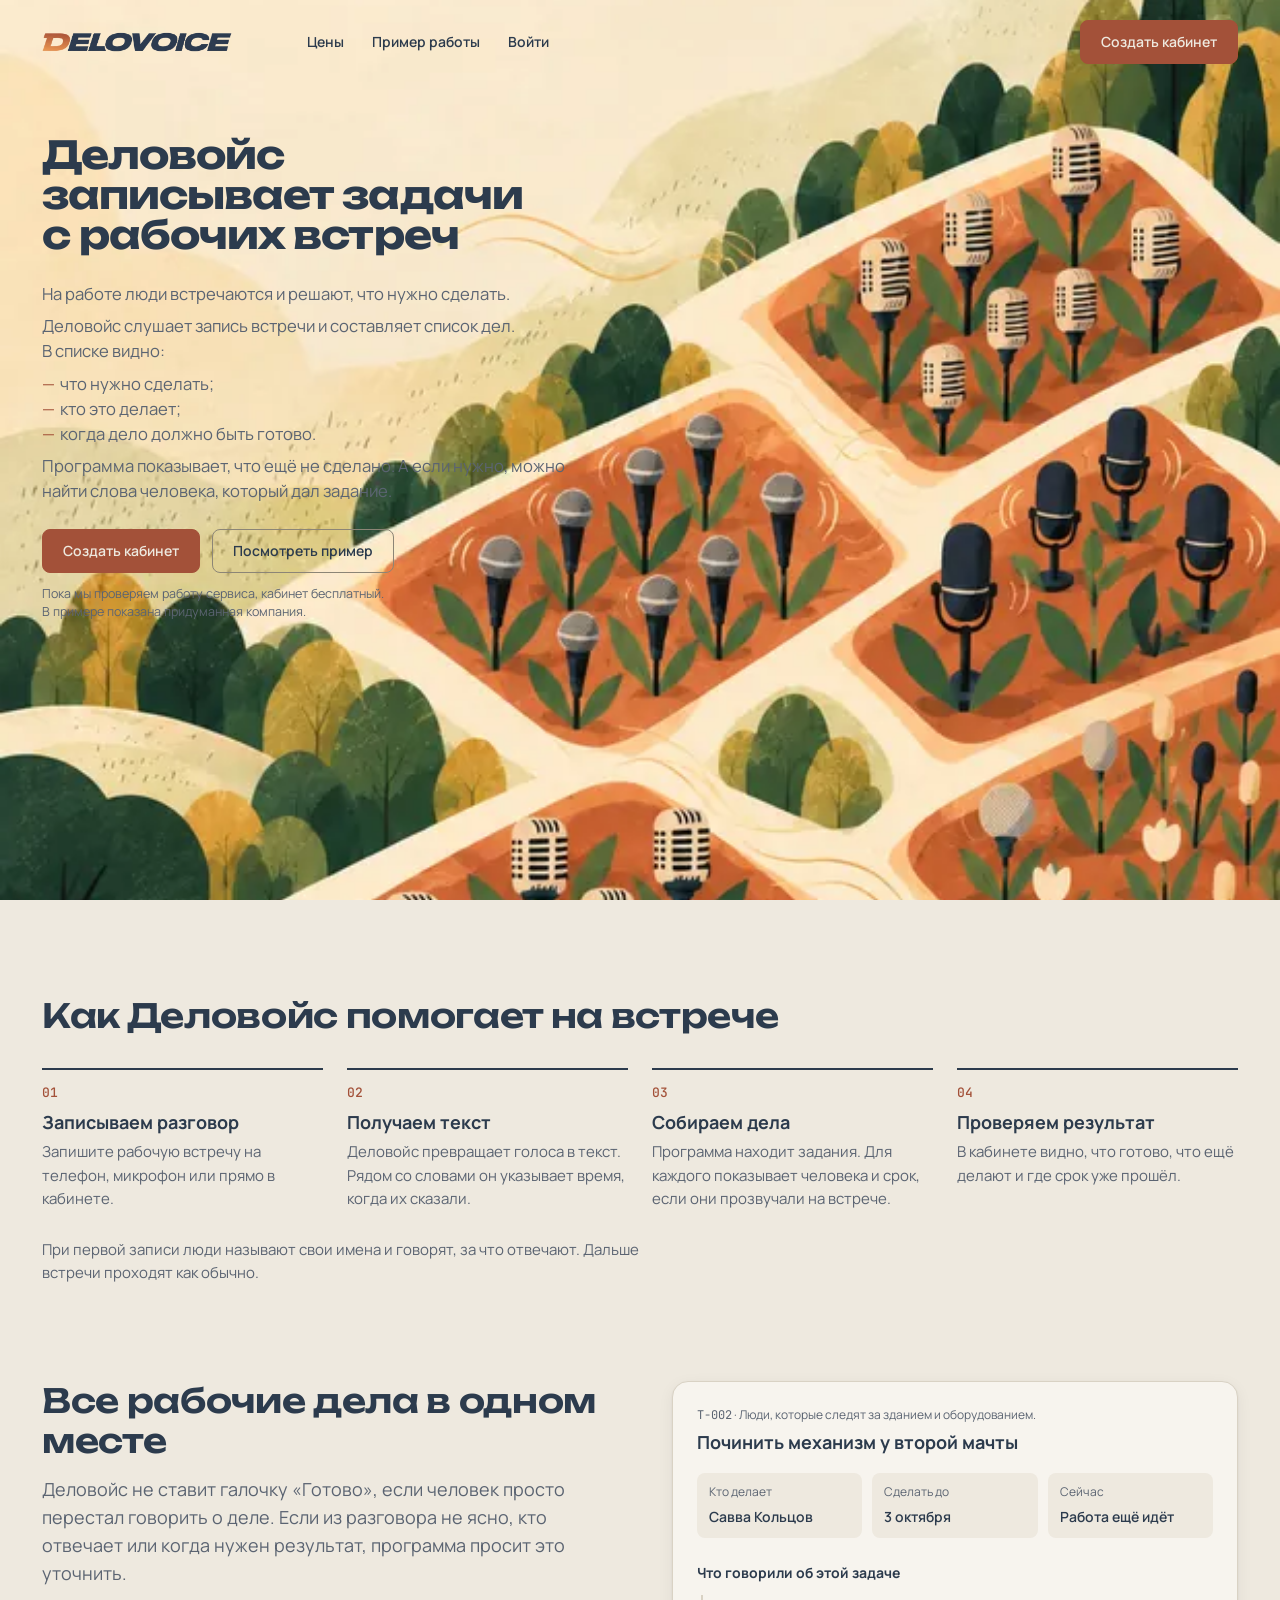
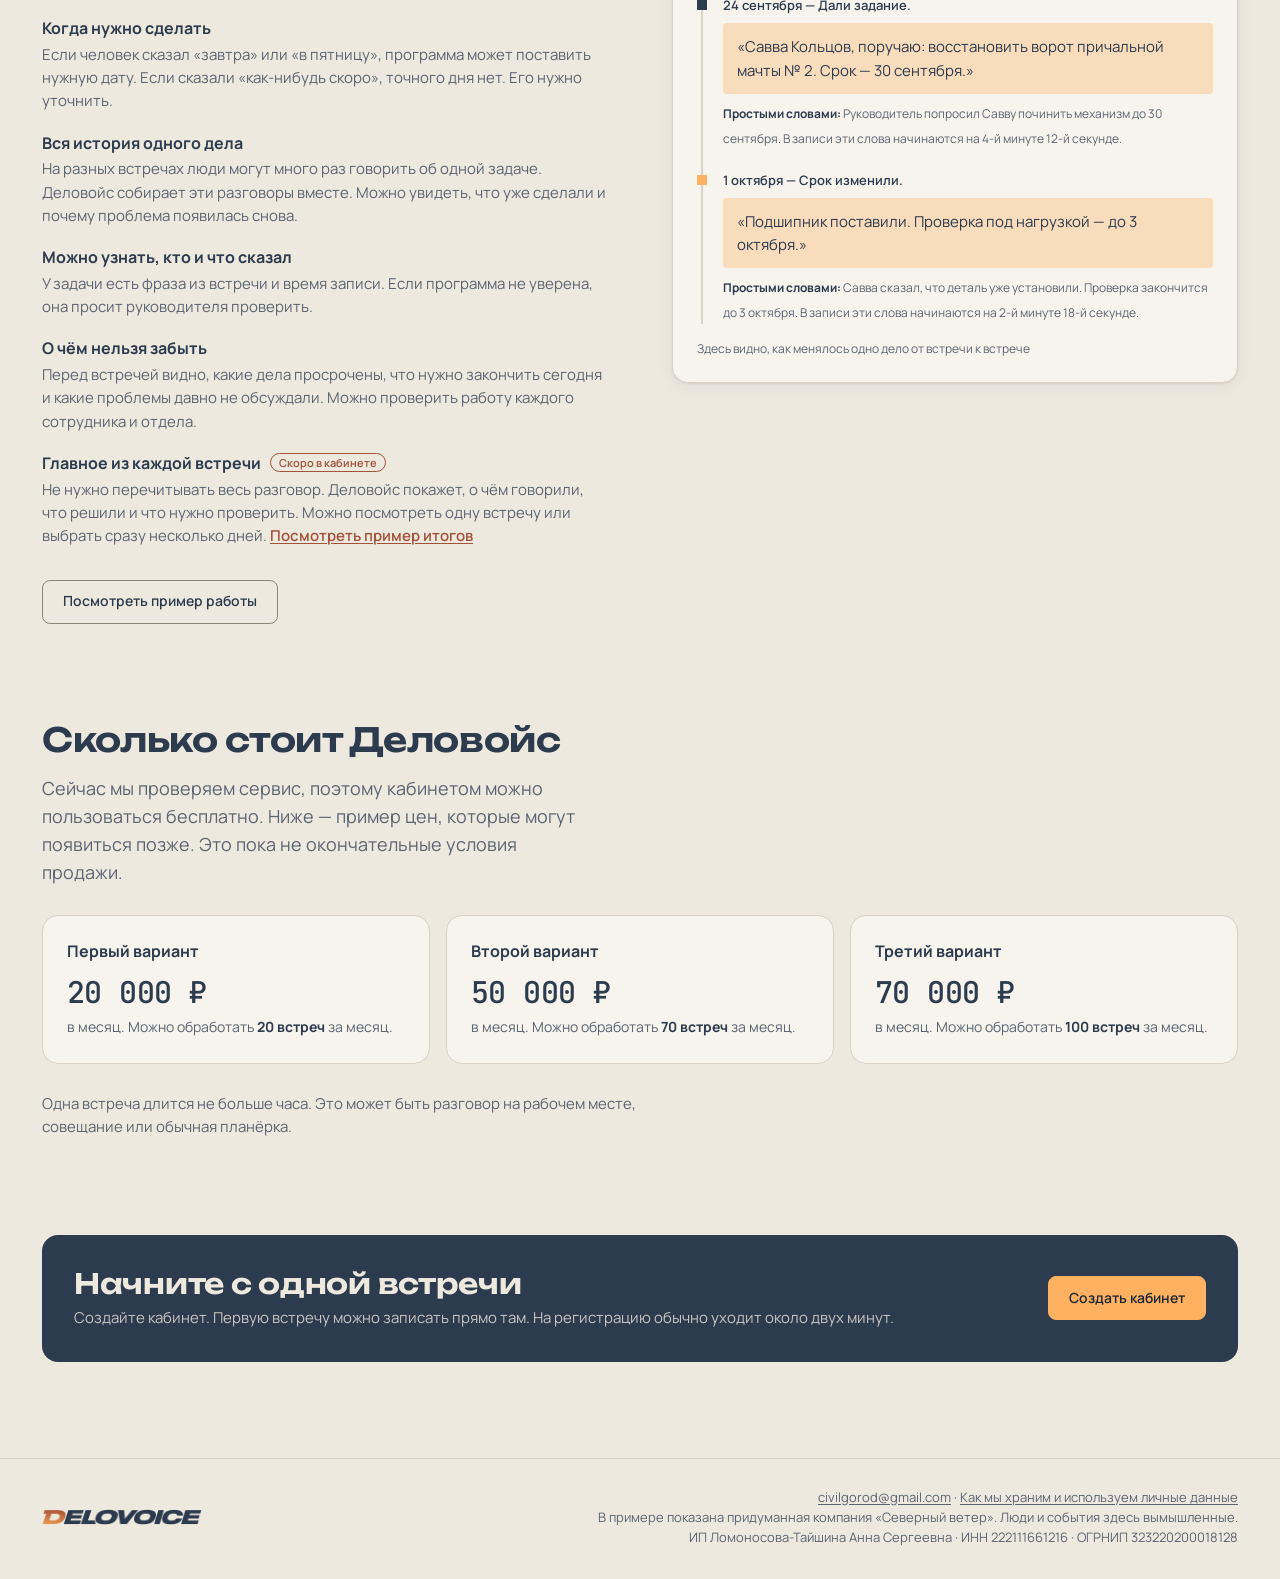
<file: index.html>
<!doctype html>
<html lang="ru">
<head>
<meta charset="utf-8">
<meta name="viewport" content="width=device-width,initial-scale=1">
<title>Деловойс записывает задачи с рабочих встреч</title>
<meta name="description" content="Деловойс слушает запись рабочей встречи и составляет список дел: что нужно сделать, кто это делает и когда дело должно быть готово. Пока сервис проверяют, кабинет бесплатный.">
<link rel="canonical" href="https://delovoice.ru/">
<meta property="og:type" content="website">
<meta property="og:locale" content="ru_RU">
<meta property="og:site_name" content="Деловойс">
<meta property="og:title" content="Деловойс записывает задачи с рабочих встреч">
<meta property="og:description" content="Деловойс слушает запись встречи и составляет список дел: что сделать, кто делает и когда дело должно быть готово.">
<meta property="og:url" content="https://delovoice.ru/">
<meta property="og:image" content="https://delovoice.ru/assets/share-1200x630.jpg">
<meta property="og:image:secure_url" content="https://delovoice.ru/assets/share-1200x630.jpg">
<meta property="og:image:type" content="image/jpeg">
<meta property="og:image:width" content="1200">
<meta property="og:image:height" content="630">
<meta property="og:image:alt" content="Поля с микрофонами вместо цветов и человек на тропинке между ними">
<meta property="og:image" content="https://delovoice.ru/assets/share-square-800.jpg">
<meta property="og:image:width" content="800">
<meta property="og:image:height" content="800">
<meta property="vk:image" content="https://delovoice.ru/assets/share-vk-1074x480.jpg">
<meta name="twitter:card" content="summary_large_image">
<meta name="twitter:title" content="Деловойс записывает задачи с рабочих встреч">
<meta name="twitter:description" content="Деловойс слушает запись встречи и составляет список дел: что сделать, кто делает и когда дело должно быть готово.">
<meta name="twitter:image" content="https://delovoice.ru/assets/share-1200x600.jpg">
<meta name="twitter:image:alt" content="Поля с микрофонами вместо цветов и человек на тропинке между ними">
<link rel="image_src" href="https://delovoice.ru/assets/share-1200x630.jpg">
<meta name="theme-color" content="#fbedd4">
<link rel="icon" href="favicon.svg" type="image/svg+xml">
<link rel="preload" as="image" type="image/webp" imagesrcset="assets/hero-wide-1100.webp 1100w, assets/hero-wide-1672.webp 1672w" imagesizes="100vw" media="(min-width: 901px)">
<link rel="preload" as="image" type="image/webp" imagesrcset="assets/hero-tall-620.webp 620w, assets/hero-tall-941.webp 941w" imagesizes="100vw" media="(max-width: 900px)">
<link rel="stylesheet" href="style.css">
<script type="application/ld+json">{"@context":"https://schema.org","@type":"SoftwareApplication","name":"Деловойс","alternateName":"Delovoice","url":"https://delovoice.ru/","applicationCategory":"BusinessApplication","operatingSystem":"Web","inLanguage":"ru","description":"Деловойс слушает запись рабочей встречи и составляет список дел: что нужно сделать, кто это делает и когда дело должно быть готово."}</script>
<script>
/* старые адреса вида delovoice.ru/#login или #overview вели в демо — переадресуем */
(function(h){var keep={home:1,how:1,product:1,pricing:1,features:'product',presentation:'how'};if(!h)return;if(keep[h]){if(typeof keep[h]==='string')location.replace('#'+keep[h]);return;}location.replace('demo.html#'+(h==='login'?'overview':h));})(location.hash.slice(1));
</script>
</head>
<body class="site">

<header class="site-nav">
  <a href="/" class="brand" aria-label="На главную страницу Деловойс"><img src="assets/logo-dark.png" alt="Деловойс" width="190" height="19"></a>
  <nav aria-label="Основное меню">
    <a href="#pricing" class="nav-link">Цены</a>
    <a href="demo.html" class="nav-link">Пример работы</a>
    <a href="https://app.delovoice.ru/#in" class="btn">Войти</a>
    <a href="https://app.delovoice.ru/" class="btn primary nav-cta">Создать кабинет</a>
  </nav>
</header>

<main>

<section class="hero" aria-labelledby="hero-title">
  <picture class="hero-art">
    <source media="(max-width: 900px)" type="image/webp" srcset="assets/hero-tall-620.webp 620w, assets/hero-tall-941.webp 941w" sizes="100vw">
    <source type="image/webp" srcset="assets/hero-wide-1100.webp 1100w, assets/hero-wide-1672.webp 1672w" sizes="100vw">
    <img src="assets/hero-wide-1672.jpg" alt="" width="1672" height="941" fetchpriority="high">
  </picture>
  <div class="hero-text">
    <h1 id="hero-title"><span>Деловойс</span> <span>записывает задачи</span> <span>с&nbsp;рабочих встреч</span></h1>
    <div class="lead">
      <p>На работе люди встречаются и&nbsp;решают, что нужно сделать.</p>
      <p>Деловойс слушает запись встречи и&nbsp;составляет список дел. В&nbsp;списке видно:</p>
      <ul class="dash">
        <li>что нужно сделать;</li>
        <li>кто это делает;</li>
        <li>когда дело должно быть готово.</li>
      </ul>
      <p>Программа показывает, что ещё не сделано. А&nbsp;если нужно, можно найти слова человека, который дал задание.</p>
    </div>
    <div class="hero-actions">
      <a href="https://app.delovoice.ru/" class="btn primary">Создать кабинет</a>
      <a href="demo.html" class="btn">Посмотреть пример</a>
    </div>
    <p class="note">Пока мы проверяем работу сервиса, кабинет бесплатный. В&nbsp;примере показана придуманная компания.</p>
  </div>
</section>

<section class="block wrap" id="how">
  <h2>Как Деловойс помогает на встрече</h2>
  <ol class="steps-row">
    <li><b>Записываем разговор</b>Запишите рабочую встречу на телефон, микрофон или прямо в кабинете.</li>
    <li><b>Получаем текст</b>Деловойс превращает голоса в текст. Рядом со словами он указывает время, когда их сказали.</li>
    <li><b>Собираем дела</b>Программа находит задания. Для каждого показывает человека и срок, если они прозвучали на встрече.</li>
    <li><b>Проверяем результат</b>В кабинете видно, что готово, что ещё делают и где срок уже прошёл.</li>
  </ol>
  <p class="aside">При первой записи люди называют свои имена и говорят, за что отвечают. Дальше встречи проходят как обычно.</p>
</section>

<section class="block wrap" id="product">
  <div class="product">
    <div class="product-text">
      <h2>Все рабочие дела в одном месте</h2>
      <p class="lead">Деловойс не ставит галочку «Готово», если человек просто перестал говорить о деле. Если из разговора не ясно, кто отвечает или когда нужен результат, программа просит это уточнить.</p>
      <dl class="points">
        <div><dt>Когда нужно сделать</dt><dd>Если человек сказал «завтра» или «в пятницу», программа может поставить нужную дату. Если сказали «как-нибудь скоро», точного дня нет. Его нужно уточнить.</dd></div>
        <div><dt>Вся история одного дела</dt><dd>На разных встречах люди могут много раз говорить об одной задаче. Деловойс собирает эти разговоры вместе. Можно увидеть, что уже сделали и почему проблема появилась снова.</dd></div>
        <div><dt>Можно узнать, кто и что сказал</dt><dd>У задачи есть фраза из встречи и время записи. Если программа не уверена, она просит руководителя проверить.</dd></div>
        <div><dt>О чём нельзя забыть</dt><dd>Перед встречей видно, какие дела просрочены, что нужно закончить сегодня и какие проблемы давно не обсуждали. Можно проверить работу каждого сотрудника и отдела.</dd></div>
        <div><dt>Главное из каждой встречи <span class="soon">Скоро в кабинете</span></dt><dd>Не нужно перечитывать весь разговор. Деловойс покажет, о чём говорили, что решили и что нужно проверить. Можно посмотреть одну встречу или выбрать сразу несколько дней. <a href="demo.html#summary" class="text-link">Посмотреть пример итогов</a></dd></div>
      </dl>
      <a href="demo.html" class="btn">Посмотреть пример работы</a>
    </div>

    <figure class="task-card" aria-label="Пример карточки одной задачи">
      <figcaption><span class="num">T-002</span> · Люди, которые следят за зданием и оборудованием.</figcaption>
      <h3>Починить механизм у второй мачты</h3>
      <div class="task-meta">
        <div><small>Кто делает</small>Савва Кольцов</div>
        <div><small>Сделать до</small>3 октября</div>
        <div><small>Сейчас</small>Работа ещё идёт</div>
      </div>
      <p class="task-history-title">Что говорили об этой задаче</p>
      <ol class="task-history">
        <li>
          <span class="when">24 сентября — Дали задание.</span>
          <q>Савва Кольцов, поручаю: восстановить ворот причальной мачты № 2. Срок — 30 сентября.</q>
          <small><b>Простыми словами:</b> Руководитель попросил Савву починить механизм до 30 сентября. В записи эти слова начинаются на 4-й минуте 12-й секунде.</small>
        </li>
        <li>
          <span class="when">1 октября — Срок изменили.</span>
          <q>Подшипник поставили. Проверка под нагрузкой — до 3 октября.</q>
          <small><b>Простыми словами:</b> Савва сказал, что деталь уже установили. Проверка закончится до 3 октября. В записи эти слова начинаются на 2-й минуте 18-й секунде.</small>
        </li>
      </ol>
      <p class="task-cap">Здесь видно, как менялось одно дело от встречи к встрече</p>
    </figure>
  </div>
</section>

<section class="block wrap" id="pricing">
  <h2>Сколько стоит Деловойс</h2>
  <p class="lead">Сейчас мы проверяем сервис, поэтому кабинетом можно пользоваться бесплатно. Ниже — пример цен, которые могут появиться позже. Это пока не окончательные условия продажи.</p>
  <div class="prices">
    <div class="price"><h3>Первый вариант</h3><strong class="num">20 000 ₽</strong><span>в месяц. Можно обработать <b>20 встреч</b> за месяц.</span></div>
    <div class="price"><h3>Второй вариант</h3><strong class="num">50 000 ₽</strong><span>в месяц. Можно обработать <b>70 встреч</b> за месяц.</span></div>
    <div class="price"><h3>Третий вариант</h3><strong class="num">70 000 ₽</strong><span>в месяц. Можно обработать <b>100 встреч</b> за месяц.</span></div>
  </div>
  <p class="aside">Одна встреча длится не больше часа. Это может быть разговор на рабочем месте, совещание или обычная планёрка.</p>
</section>

<section class="wrap">
  <div class="cta">
    <div><h2>Начните с одной встречи</h2><p>Создайте кабинет. Первую встречу можно записать прямо там. На регистрацию обычно уходит около двух минут.</p></div>
    <a href="https://app.delovoice.ru/" class="btn accent-btn">Создать кабинет</a>
  </div>
</section>

</main>

<footer class="site-footer">
  <div class="wrap footer-inner">
    <a href="/" class="brand" aria-label="На главную страницу Деловойс"><img src="assets/logo-dark.png" alt="Деловойс" width="160" height="16"></a>
    <p><a href="mailto:civilgorod@gmail.com">civilgorod@gmail.com</a> · <a href="/privacy.html">Как мы храним и используем личные данные</a><br>
    В примере показана придуманная компания «Северный ветер». Люди и события здесь вымышленные.<br>
    ИП Ломоносова-Тайшина Анна Сергеевна · ИНН 222111661216 · ОГРНИП 323220200018128</p>
  </div>
</footer>

</body>
</html>
</file>
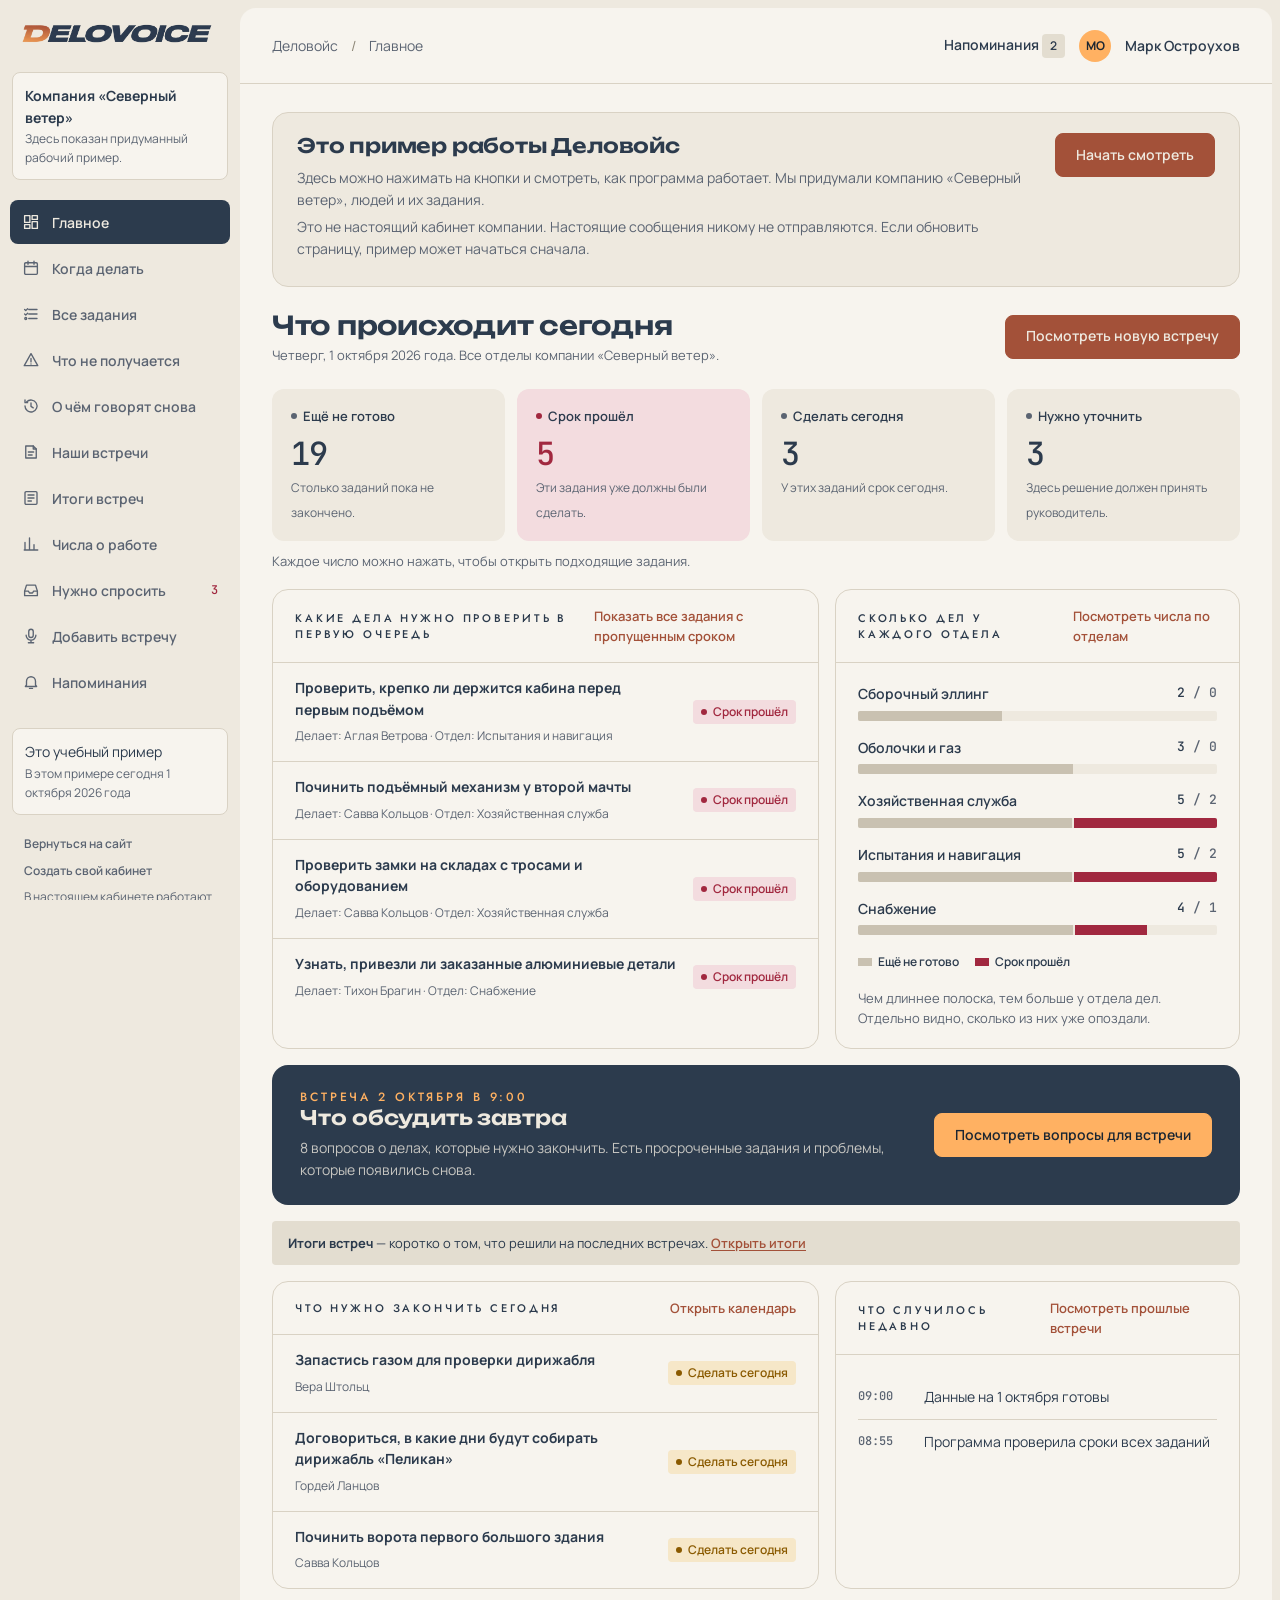
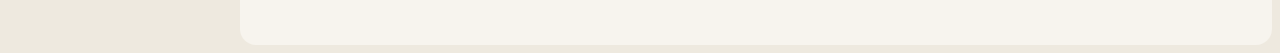
<file: demo.html>
<!doctype html>
<html lang="ru">
<head>
<meta charset="utf-8">
<meta name="viewport" content="width=device-width,initial-scale=1">
<title>Демо кабинета · Деловойс</title>
<meta name="description" content="Интерактивное демо кабинета Деловойс на вымышленной верфи «Северный ветер»: реестр поручений, цитаты с таймкодами, очередь проверки, повестка.">
<meta name="robots" content="noindex">
<meta property="og:type" content="website">
<meta property="og:locale" content="ru_RU">
<meta property="og:site_name" content="Деловойс">
<meta property="og:title" content="Пример кабинета Деловойс">
<meta property="og:description" content="Как выглядит кабинет: список дел со встреч, сроки, фразы из записи и итоги встреч. Компания в примере придумана.">
<meta property="og:url" content="https://delovoice.ru/demo.html">
<meta property="og:image" content="https://delovoice.ru/assets/share-1200x630.jpg">
<meta property="og:image:secure_url" content="https://delovoice.ru/assets/share-1200x630.jpg">
<meta property="og:image:type" content="image/jpeg">
<meta property="og:image:width" content="1200">
<meta property="og:image:height" content="630">
<meta property="og:image:alt" content="Поля с микрофонами вместо цветов и человек на тропинке между ними">
<meta property="og:image" content="https://delovoice.ru/assets/share-square-800.jpg">
<meta property="og:image:width" content="800">
<meta property="og:image:height" content="800">
<meta property="vk:image" content="https://delovoice.ru/assets/share-vk-1074x480.jpg">
<meta name="twitter:card" content="summary_large_image">
<meta name="twitter:title" content="Пример кабинета Деловойс">
<meta name="twitter:description" content="Как выглядит кабинет: список дел со встреч, сроки, фразы из записи и итоги встреч. Компания в примере придумана.">
<meta name="twitter:image" content="https://delovoice.ru/assets/share-1200x600.jpg">
<meta name="twitter:image:alt" content="Поля с микрофонами вместо цветов и человек на тропинке между ними">
<link rel="image_src" href="https://delovoice.ru/assets/share-1200x630.jpg">
<meta name="theme-color" content="#2c3b4d">
<link rel="icon" href="favicon.svg" type="image/svg+xml">
<link rel="stylesheet" href="style.css">
</head>
<body>
<div id="app"><noscript><p style="padding:24px">Для демо нужен JavaScript. <a href="/">Вернуться на сайт</a></p></noscript></div>
<div id="toast" role="status" aria-live="polite"></div>
<dialog id="detail"><div id="detailbody"></div></dialog>
<script src="app.js"></script>
</body>
</html>
</file>
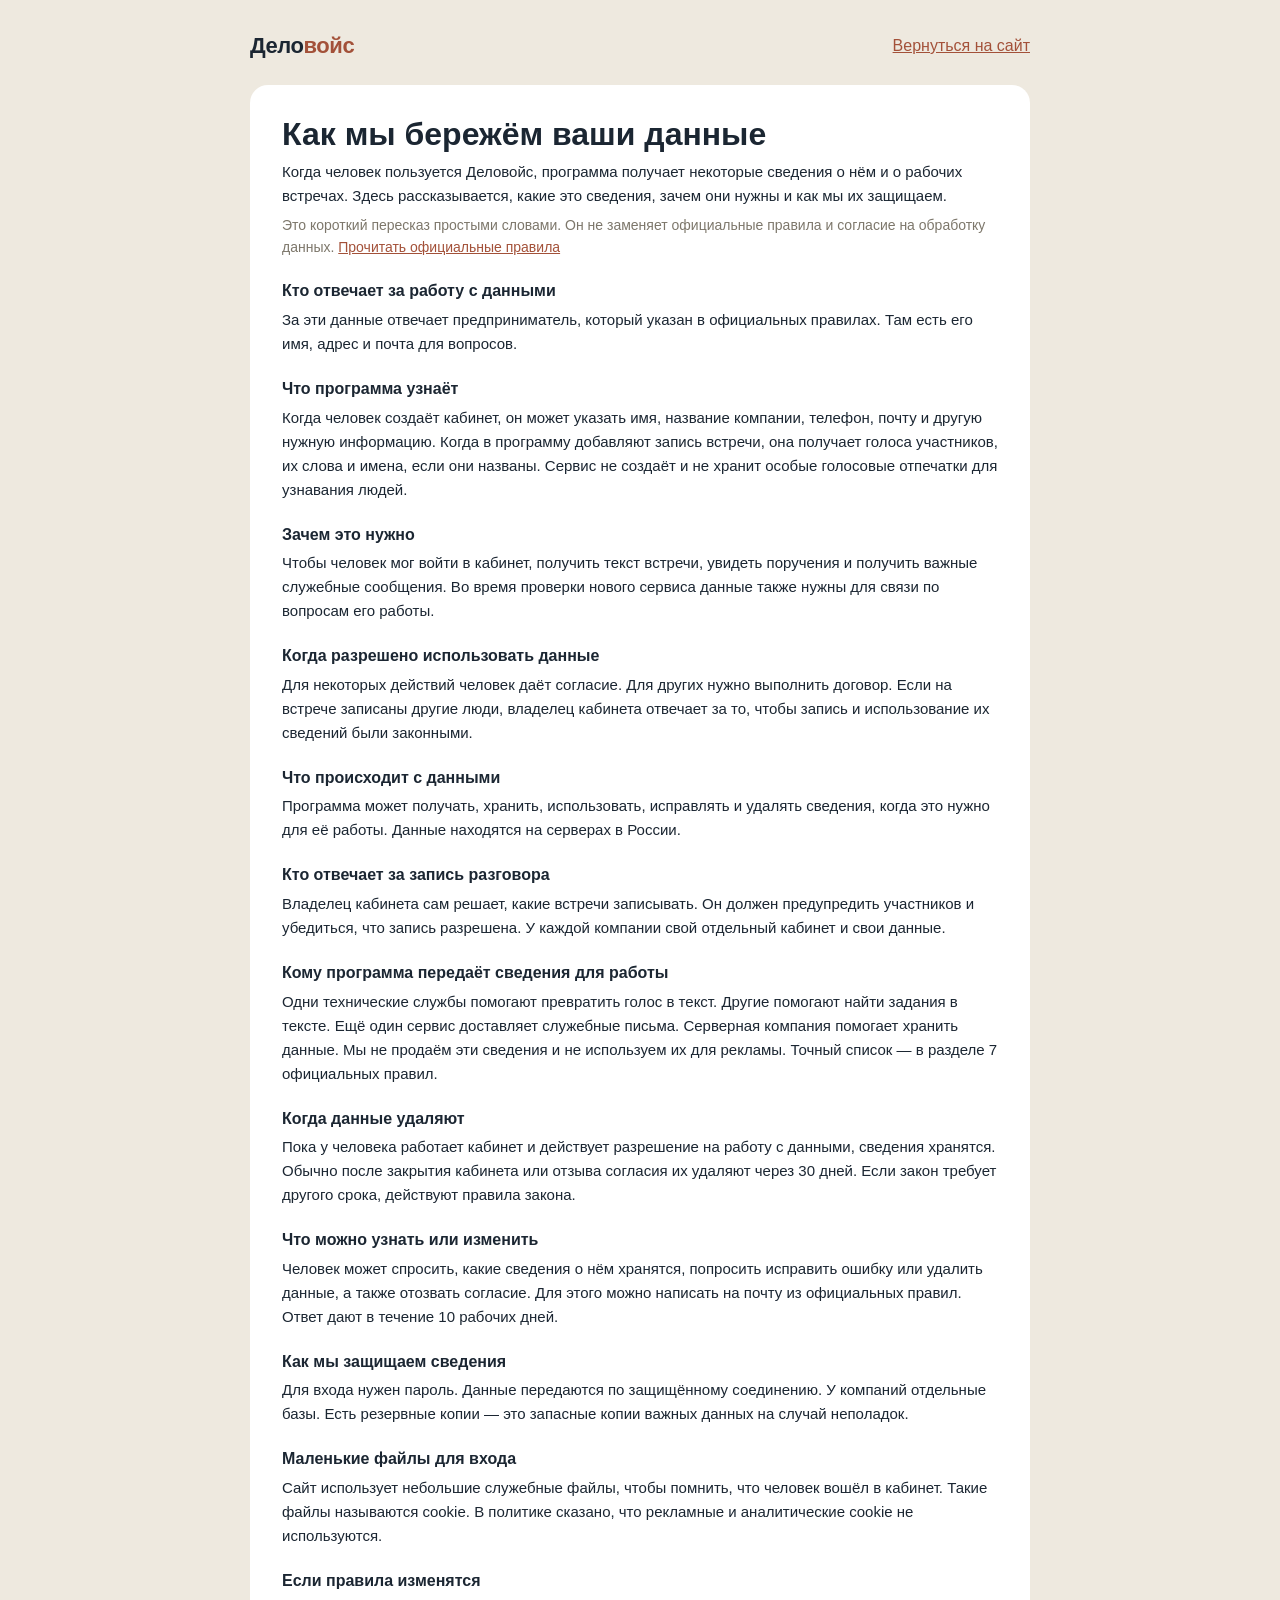
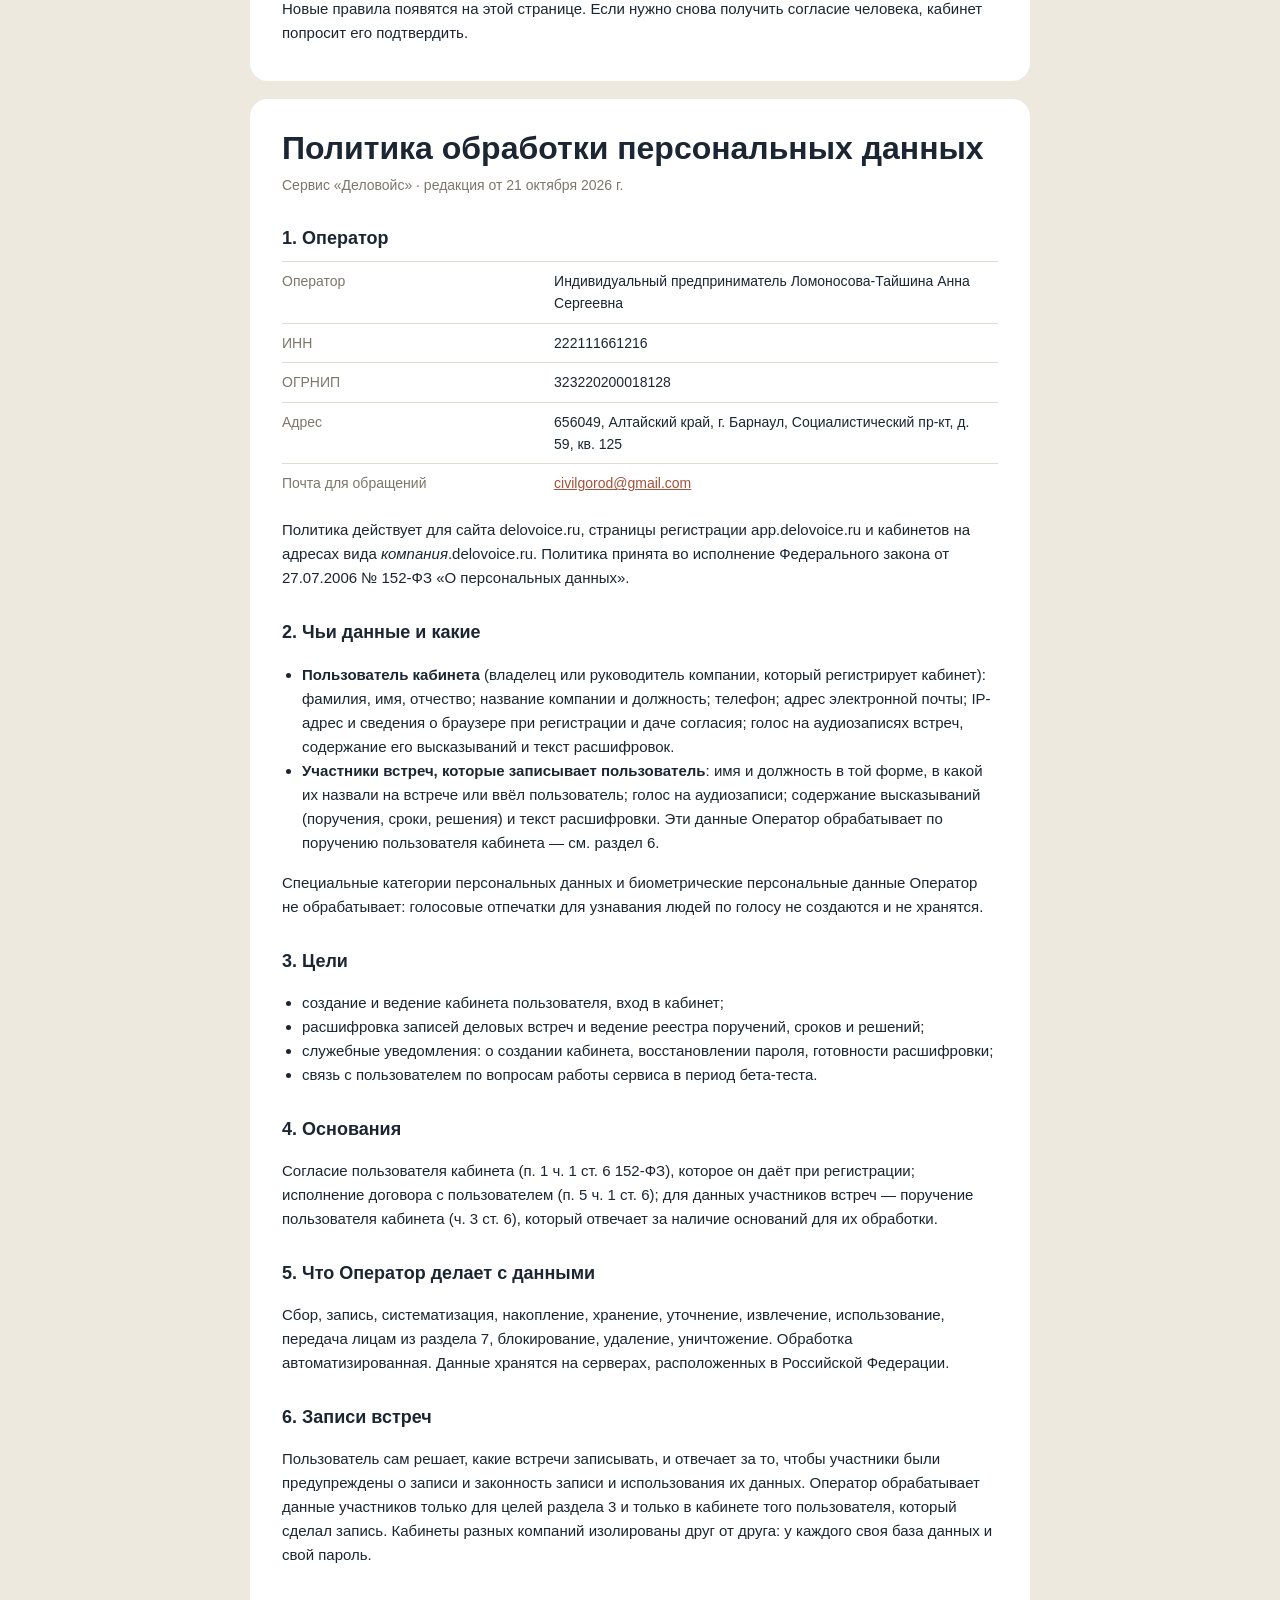
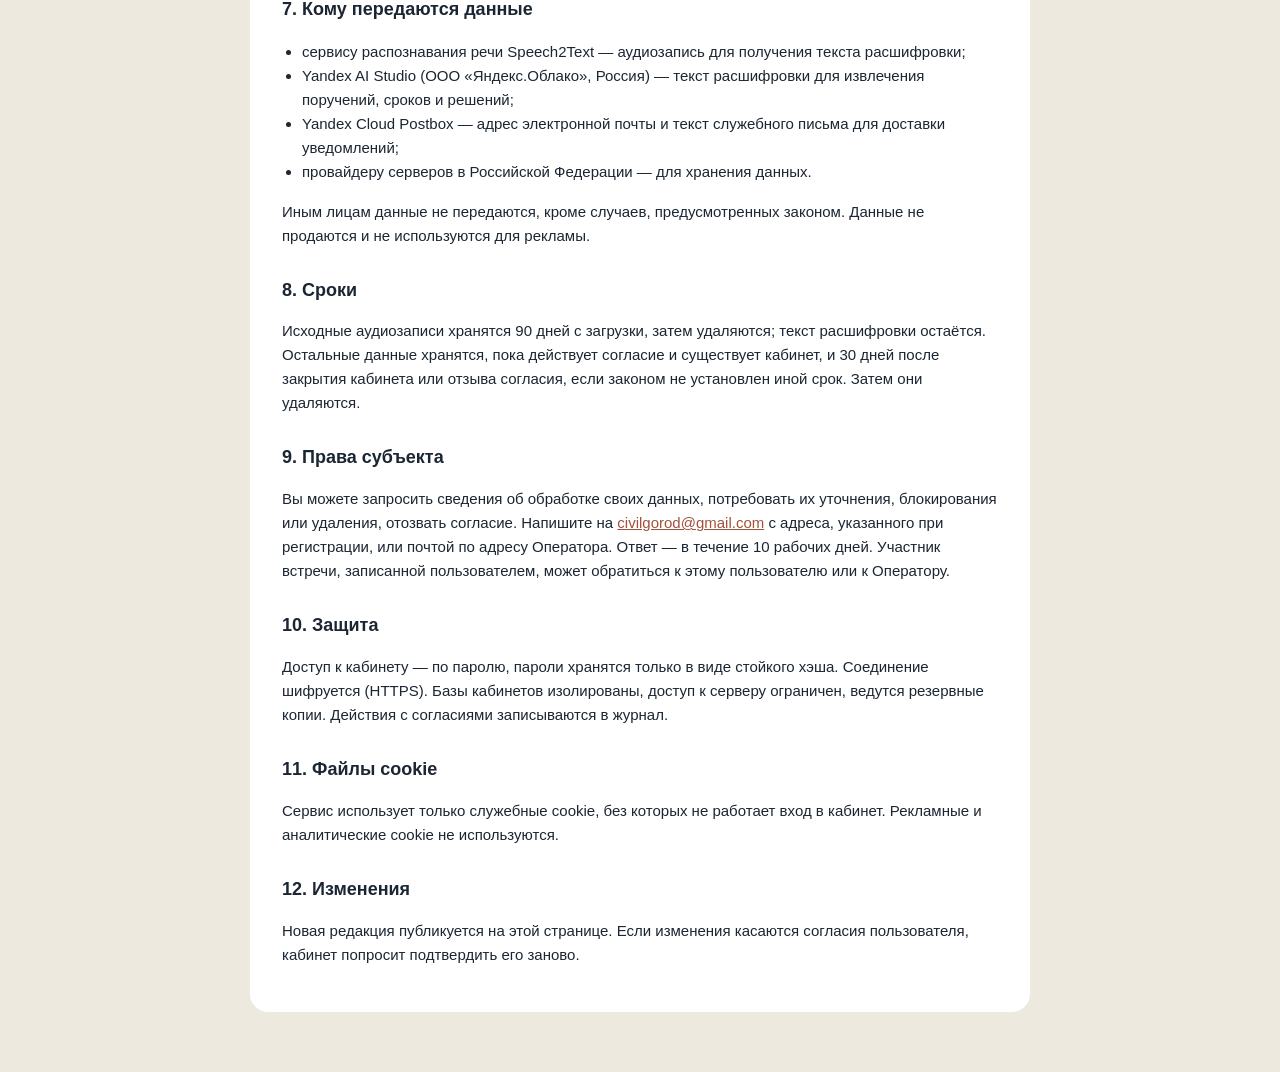
<file: privacy.html>
<!doctype html>
<html lang="ru">
<head>
<meta charset="utf-8">
<meta name="viewport" content="width=device-width,initial-scale=1">
<title>Политика обработки персональных данных · Деловойс</title>
<meta property="og:type" content="website">
<meta property="og:locale" content="ru_RU">
<meta property="og:site_name" content="Деловойс">
<meta property="og:title" content="Политика обработки персональных данных · Деловойс">
<meta property="og:description" content="Как Деловойс обрабатывает и хранит персональные данные.">
<meta property="og:url" content="https://delovoice.ru/privacy.html">
<meta property="og:image" content="https://delovoice.ru/assets/share-1200x630.jpg">
<meta property="og:image:secure_url" content="https://delovoice.ru/assets/share-1200x630.jpg">
<meta property="og:image:type" content="image/jpeg">
<meta property="og:image:width" content="1200">
<meta property="og:image:height" content="630">
<meta property="og:image:alt" content="Поля с микрофонами вместо цветов и человек на тропинке между ними">
<meta property="og:image" content="https://delovoice.ru/assets/share-square-800.jpg">
<meta property="og:image:width" content="800">
<meta property="og:image:height" content="800">
<meta property="vk:image" content="https://delovoice.ru/assets/share-vk-1074x480.jpg">
<meta name="twitter:card" content="summary_large_image">
<meta name="twitter:title" content="Политика обработки персональных данных · Деловойс">
<meta name="twitter:description" content="Как Деловойс обрабатывает и хранит персональные данные.">
<meta name="twitter:image" content="https://delovoice.ru/assets/share-1200x600.jpg">
<meta name="twitter:image:alt" content="Поля с микрофонами вместо цветов и человек на тропинке между ними">
<link rel="image_src" href="https://delovoice.ru/assets/share-1200x630.jpg">
<meta name="theme-color" content="#2c3b4d">
<link rel="icon" href="favicon.svg" type="image/svg+xml">
<style>
:root{--ink:#1B2632;--muted:#7D776B;--line:#E2DCD0;--bg:#EEE9DF;--card:#fff;--accent:#A35139}
*{box-sizing:border-box}
body{margin:0;background:var(--bg);color:var(--ink);font:16px/1.6 -apple-system,BlinkMacSystemFont,"Segoe UI",Roboto,Arial,sans-serif;-webkit-font-smoothing:antialiased}
a{color:var(--accent)}
.wrap{max-width:820px;margin:0 auto;padding:28px 20px 60px}
.top{display:flex;justify-content:space-between;align-items:center;gap:12px;margin-bottom:22px}
.brand{font-weight:800;font-size:22px;letter-spacing:-.02em;color:var(--ink);text-decoration:none}.brand i{font-style:normal;color:var(--accent)}
.card{background:var(--card);border-radius:18px;padding:30px 32px}
h1{font-size:clamp(24px,4vw,32px);line-height:1.2;margin:0 0 6px}
.meta{color:var(--muted);font-size:14px;margin-bottom:22px}
h2{font-size:18px;margin:28px 0 8px}
p,li{font-size:15px}
ul{padding-left:20px}
table{border-collapse:collapse;width:100%;font-size:14px;margin:8px 0}
td{border-top:1px solid var(--line);padding:8px 10px 8px 0;vertical-align:top}
td:first-child{color:var(--muted);width:38%}
@media(max-width:600px){.card{padding:20px 18px}td{display:block;width:100%;padding:4px 0}td:first-child{padding-top:10px}td+td{border-top:0}}
.card.simple{margin-bottom:18px}.card.simple h2{font-size:16px;margin:20px 0 4px}.card.simple p{margin:0 0 6px}html{scroll-behavior:smooth}
</style>
</head>
<body>
<div class="wrap">
  <div class="top"><a class="brand" href="/" aria-label="На главную страницу Деловойс">Дело<i>войс</i></a><a href="/">Вернуться на сайт</a></div>
  <div class="card simple">
    <h1>Как мы бережём ваши данные</h1>
    <p>Когда человек пользуется Деловойс, программа получает некоторые сведения о нём и о рабочих встречах. Здесь рассказывается, какие это сведения, зачем они нужны и как мы их защищаем.</p>
    <p class="meta">Это короткий пересказ простыми словами. Он не заменяет официальные правила и согласие на обработку данных. <a href="#official">Прочитать официальные правила</a></p>
    <h2>Кто отвечает за работу с данными</h2><p>За эти данные отвечает предприниматель, который указан в официальных правилах. Там есть его имя, адрес и почта для вопросов.</p>
    <h2>Что программа узнаёт</h2><p>Когда человек создаёт кабинет, он может указать имя, название компании, телефон, почту и другую нужную информацию. Когда в программу добавляют запись встречи, она получает голоса участников, их слова и имена, если они названы. Сервис не создаёт и не хранит особые голосовые отпечатки для узнавания людей.</p>
    <h2>Зачем это нужно</h2><p>Чтобы человек мог войти в кабинет, получить текст встречи, увидеть поручения и получить важные служебные сообщения. Во время проверки нового сервиса данные также нужны для связи по вопросам его работы.</p>
    <h2>Когда разрешено использовать данные</h2><p>Для некоторых действий человек даёт согласие. Для других нужно выполнить договор. Если на встрече записаны другие люди, владелец кабинета отвечает за то, чтобы запись и использование их сведений были законными.</p>
    <h2>Что происходит с данными</h2><p>Программа может получать, хранить, использовать, исправлять и удалять сведения, когда это нужно для её работы. Данные находятся на серверах в России.</p>
    <h2>Кто отвечает за запись разговора</h2><p>Владелец кабинета сам решает, какие встречи записывать. Он должен предупредить участников и убедиться, что запись разрешена. У каждой компании свой отдельный кабинет и свои данные.</p>
    <h2>Кому программа передаёт сведения для работы</h2><p>Одни технические службы помогают превратить голос в текст. Другие помогают найти задания в тексте. Ещё один сервис доставляет служебные письма. Серверная компания помогает хранить данные. Мы не продаём эти сведения и не используем их для рекламы. Точный список — в разделе 7 официальных правил.</p>
    <h2>Когда данные удаляют</h2><p>Пока у человека работает кабинет и действует разрешение на работу с данными, сведения хранятся. Обычно после закрытия кабинета или отзыва согласия их удаляют через 30 дней. Если закон требует другого срока, действуют правила закона.</p>
    <h2>Что можно узнать или изменить</h2><p>Человек может спросить, какие сведения о нём хранятся, попросить исправить ошибку или удалить данные, а также отозвать согласие. Для этого можно написать на почту из официальных правил. Ответ дают в течение 10 рабочих дней.</p>
    <h2>Как мы защищаем сведения</h2><p>Для входа нужен пароль. Данные передаются по защищённому соединению. У компаний отдельные базы. Есть резервные копии — это запасные копии важных данных на случай неполадок.</p>
    <h2>Маленькие файлы для входа</h2><p>Сайт использует небольшие служебные файлы, чтобы помнить, что человек вошёл в кабинет. Такие файлы называются cookie. В политике сказано, что рекламные и аналитические cookie не используются.</p>
    <h2>Если правила изменятся</h2><p>Новые правила появятся на этой странице. Если нужно снова получить согласие человека, кабинет попросит его подтвердить.</p>
  </div>
  <div class="card" id="official">
    <h1>Политика обработки персональных данных</h1>
    <div class="meta">Сервис «Деловойс» · редакция от 21 октября 2026 г.</div>

    <h2>1. Оператор</h2>
    <table>
      <tr><td>Оператор</td><td>Индивидуальный предприниматель Ломоносова-Тайшина Анна Сергеевна</td></tr>
      <tr><td>ИНН</td><td>222111661216</td></tr>
      <tr><td>ОГРНИП</td><td>323220200018128</td></tr>
      <tr><td>Адрес</td><td>656049, Алтайский край, г. Барнаул, Социалистический пр-кт, д. 59, кв. 125</td></tr>
      <tr><td>Почта для обращений</td><td><a href="mailto:civilgorod@gmail.com">civilgorod@gmail.com</a></td></tr>
    </table>
    <p>Политика действует для сайта delovoice.ru, страницы регистрации app.delovoice.ru и кабинетов на адресах вида <i>компания</i>.delovoice.ru. Политика принята во исполнение Федерального закона от 27.07.2006 № 152-ФЗ «О персональных данных».</p>

    <h2>2. Чьи данные и какие</h2>
    <ul>
      <li><b>Пользователь кабинета</b> (владелец или руководитель компании, который регистрирует кабинет): фамилия, имя, отчество; название компании и должность; телефон; адрес электронной почты; IP-адрес и сведения о браузере при регистрации и даче согласия; голос на аудиозаписях встреч, содержание его высказываний и текст расшифровок.</li>
      <li><b>Участники встреч, которые записывает пользователь</b>: имя и должность в той форме, в какой их назвали на встрече или ввёл пользователь; голос на аудиозаписи; содержание высказываний (поручения, сроки, решения) и текст расшифровки. Эти данные Оператор обрабатывает по поручению пользователя кабинета — см. раздел 6.</li>
    </ul>
    <p>Специальные категории персональных данных и биометрические персональные данные Оператор не обрабатывает: голосовые отпечатки для узнавания людей по голосу не создаются и не хранятся.</p>

    <h2>3. Цели</h2>
    <ul>
      <li>создание и ведение кабинета пользователя, вход в кабинет;</li>
      <li>расшифровка записей деловых встреч и ведение реестра поручений, сроков и решений;</li>
      <li>служебные уведомления: о создании кабинета, восстановлении пароля, готовности расшифровки;</li>
      <li>связь с пользователем по вопросам работы сервиса в период бета-теста.</li>
    </ul>

    <h2>4. Основания</h2>
    <p>Согласие пользователя кабинета (п. 1 ч. 1 ст. 6 152-ФЗ), которое он даёт при регистрации; исполнение договора с пользователем (п. 5 ч. 1 ст. 6); для данных участников встреч — поручение пользователя кабинета (ч. 3 ст. 6), который отвечает за наличие оснований для их обработки.</p>

    <h2>5. Что Оператор делает с данными</h2>
    <p>Сбор, запись, систематизация, накопление, хранение, уточнение, извлечение, использование, передача лицам из раздела 7, блокирование, удаление, уничтожение. Обработка автоматизированная. Данные хранятся на серверах, расположенных в Российской Федерации.</p>

    <h2>6. Записи встреч</h2>
    <p>Пользователь сам решает, какие встречи записывать, и отвечает за то, чтобы участники были предупреждены о записи и законность записи и использования их данных. Оператор обрабатывает данные участников только для целей раздела 3 и только в кабинете того пользователя, который сделал запись. Кабинеты разных компаний изолированы друг от друга: у каждого своя база данных и свой пароль.</p>

    <h2>7. Кому передаются данные</h2>
    <ul>
      <li>сервису распознавания речи Speech2Text — аудиозапись для получения текста расшифровки;</li>
      <li>Yandex AI Studio (ООО «Яндекс.Облако», Россия) — текст расшифровки для извлечения поручений, сроков и решений;</li>
      <li>Yandex Cloud Postbox — адрес электронной почты и текст служебного письма для доставки уведомлений;</li>
      <li>провайдеру серверов в Российской Федерации — для хранения данных.</li>
    </ul>
    <p>Иным лицам данные не передаются, кроме случаев, предусмотренных законом. Данные не продаются и не используются для рекламы.</p>

    <h2>8. Сроки</h2>
    <p>Исходные аудиозаписи хранятся 90 дней с загрузки, затем удаляются; текст расшифровки остаётся. Остальные данные хранятся, пока действует согласие и существует кабинет, и 30 дней после закрытия кабинета или отзыва согласия, если законом не установлен иной срок. Затем они удаляются.</p>

    <h2>9. Права субъекта</h2>
    <p>Вы можете запросить сведения об обработке своих данных, потребовать их уточнения, блокирования или удаления, отозвать согласие. Напишите на <a href="mailto:civilgorod@gmail.com">civilgorod@gmail.com</a> с адреса, указанного при регистрации, или почтой по адресу Оператора. Ответ — в течение 10 рабочих дней. Участник встречи, записанной пользователем, может обратиться к этому пользователю или к Оператору.</p>

    <h2>10. Защита</h2>
    <p>Доступ к кабинету — по паролю, пароли хранятся только в виде стойкого хэша. Соединение шифруется (HTTPS). Базы кабинетов изолированы, доступ к серверу ограничен, ведутся резервные копии. Действия с согласиями записываются в журнал.</p>

    <h2>11. Файлы cookie</h2>
    <p>Сервис использует только служебные cookie, без которых не работает вход в кабинет. Рекламные и аналитические cookie не используются.</p>

    <h2>12. Изменения</h2>
    <p>Новая редакция публикуется на этой странице. Если изменения касаются согласия пользователя, кабинет попросит подтвердить его заново.</p>
  </div>
</div>
</body>
</html>
</file>
<file: style.css>
@import url('https://fonts.googleapis.com/css2?family=Unbounded:wght@600;700&family=Manrope:wght@400;500;600;700&family=Jost:wght@500&family=JetBrains+Mono:wght@400;500&display=swap');
/* Деловойс — дизайн-система: палитра Palladian / Oatmeal / Blue Fantastic / Abyssal / Burning Flame / Truffle */
:root{
--surface:#eee9df;--surface-raised:#f7f4ee;--surface-sunken:#e3ddd0;--line:#d9d2c4;--line-strong:#8c8576;
--ink:#2c3b4d;--ink-muted:#5b6472;--ink-inverse:#eee9df;
--action:#a35139;--action-hover:#8e4430;--on-action:#eee9df;
--accent:#ffb162;--on-accent:#1b2632;--accent-soft:#f8dcbc;
--success:#2f6b57;--success-soft:#dce9e2;--warning:#8a5a00;--warning-soft:#f6e7c8;--danger:#a1283f;--danger-soft:#f3dcdf;--info:#2e5e8c;--info-soft:#dce5ef;
--oatmeal:#c9c1b1;--abyssal:#1b2632;--truffle:#a35139;--focus:#2c3b4d;
--f-display:"Unbounded","Arial Black",sans-serif;--f-sans:"Manrope",system-ui,sans-serif;--f-label:"Jost","Futura","Century Gothic",sans-serif;--f-mono:"JetBrains Mono",ui-monospace,monospace;
--shadow:0 1px 2px rgba(27,38,50,.08),0 4px 16px rgba(27,38,50,.06)}
*{box-sizing:border-box}html{scroll-behavior:smooth}
body{margin:0;font:16px/1.55 var(--f-sans);color:var(--ink);background:var(--surface);-webkit-font-smoothing:antialiased}
button,input,select{font:inherit}a{color:inherit;text-decoration:none}button,a,input,select{touch-action:manipulation}button{cursor:pointer}button:disabled{cursor:not-allowed;opacity:.45}
:focus-visible{outline:2px solid var(--focus);outline-offset:2px}
.num,.mono{font-family:var(--f-mono);font-variant-numeric:tabular-nums}

/* кнопки */
button,.btn{display:inline-flex;justify-content:center;align-items:center;gap:8px;min-height:44px;border:1px solid var(--line-strong);border-radius:8px;background:transparent;padding:0 20px;color:var(--ink);font:600 14px/1.2 var(--f-sans);white-space:nowrap;transition:background-color .15s,border-color .15s}
button:hover,.btn:hover{background:var(--surface-sunken)}
.primary{background:var(--action);color:var(--on-action);border-color:var(--action)}.primary:hover{background:var(--action-hover);border-color:var(--action-hover)}
.accent-btn{background:var(--accent);border-color:var(--accent);color:var(--on-accent)}.accent-btn:hover{background:#ffc587;border-color:#ffc587}

/* логотип */
.brand{display:inline-flex;align-items:center}.brand img{display:block;height:auto}
.brand-lg img{width:190px}.brand-md img{width:190px}

/* типографика */
.eyebrow{font:500 12px/16px var(--f-label);letter-spacing:.24em;text-transform:uppercase;color:var(--ink-muted)}
h1,h2,h3,p{margin-top:0}
h1{font:700 clamp(30px,4.2vw,56px)/1.1 var(--f-display);letter-spacing:-.02em}
h2{font:600 clamp(24px,2.6vw,36px)/1.2 var(--f-display);letter-spacing:-.01em}
h3{font:700 18px/1.4 var(--f-sans)}
.muted{color:var(--ink-muted)}.small{font-size:13px}

/* бейджи статусов */
.chip{display:inline-flex;align-items:center;gap:6px;height:24px;font:600 12px/16px var(--f-sans);padding:0 8px;border-radius:4px;white-space:nowrap;background:var(--surface-sunken);color:var(--ink)}
.chip::before{content:"";width:6px;height:6px;border-radius:999px;background:currentColor;flex:none}
.chip.plain::before{display:none}
.red{color:var(--danger);background:var(--danger-soft)}.amber{color:var(--warning);background:var(--warning-soft)}.good{color:var(--success);background:var(--success-soft)}

/* ===== сайт ===== */
.wrap{max-width:1260px;margin:0 auto;padding-left:32px;padding-right:32px}
.site-nav{max-width:1260px;margin:0 auto;height:84px;padding:0 32px;display:flex;align-items:center;justify-content:space-between;gap:24px}
.site-nav nav{display:flex;align-items:center;gap:24px;font-size:14px;font-weight:600}
.nav-link:hover{color:var(--action)}
.lead{font-size:18px;color:var(--ink-muted);max-width:540px}
.aside{font-size:15px;color:var(--ink-muted);max-width:640px;margin:28px 0 0}
.note{font-size:13px;color:var(--ink-muted);margin:16px 0 0}



.block{padding-top:96px}
.block h2{margin:0 0 16px}
.steps-row{list-style:none;margin:32px 0 0;padding:0;display:grid;grid-template-columns:repeat(4,1fr);gap:24px;counter-reset:step}
.steps-row li{counter-increment:step;border-top:2px solid var(--ink);padding-top:16px;font-size:15px;color:var(--ink-muted)}
.steps-row li::before{content:"0" counter(step);display:block;font:500 13px/1 var(--f-mono);color:var(--action);margin-bottom:12px}
.steps-row b{display:block;font:700 18px/1.3 var(--f-sans);color:var(--ink);margin-bottom:6px}

.product{display:grid;grid-template-columns:1fr 1fr;gap:64px;align-items:start}
.product>*{min-width:0}
.points{margin:28px 0 32px;display:grid;gap:18px}
.points dt{font-weight:700}
.points dd{margin:2px 0 0;font-size:15px;color:var(--ink-muted)}
.task-card{margin:0;background:var(--surface-raised);border:1px solid var(--line);border-radius:16px;padding:24px;box-shadow:var(--shadow)}
.task-card figcaption{font-size:12px;color:var(--ink-muted)}
.task-card h3{margin:6px 0 18px}
.task-meta{display:grid;grid-template-columns:repeat(3,1fr);gap:10px;margin-bottom:24px;font-size:14px;font-weight:600}
.task-meta>div{background:var(--surface);border-radius:8px;padding:10px 12px;min-width:0}
.task-meta small{display:block;font-weight:400;font-size:12px;color:var(--ink-muted);margin-bottom:4px}
.task-history{list-style:none;margin:0 0 0 4px;padding:0 0 0 20px;border-left:2px solid var(--line)}
.task-history li{position:relative;margin-bottom:20px}.task-history li:last-child{margin-bottom:0}
.task-history li::before{content:"";position:absolute;left:-26px;top:5px;width:10px;height:10px;background:var(--ink)}
.task-history li:last-child::before{background:var(--accent)}
.task-history>li>span{display:block;font-size:12px}
.task-history q{display:block;background:var(--accent-soft);border-radius:4px;padding:12px 14px;margin:8px 0 6px;font-size:15px;quotes:"«" "»"}
.task-history small{font-size:12px;color:var(--ink-muted)}

.prices{display:grid;grid-template-columns:repeat(3,1fr);gap:16px;margin-top:28px}
.price{border:1px solid var(--line);border-radius:16px;padding:24px;background:var(--surface-raised)}
.price h3{font-size:16px;margin:0 0 12px}
.price strong{display:block;font:500 30px/1.2 var(--f-mono);letter-spacing:-.02em;margin-bottom:4px}
.price span{font-size:14px;color:var(--ink-muted)}

.cta{margin:96px 0;background:var(--ink);color:var(--ink-inverse);border-radius:16px;padding:32px;display:flex;justify-content:space-between;align-items:center;gap:24px}
.cta h2{font-size:clamp(22px,2.2vw,28px);margin:0 0 6px}
.cta p{margin:0;opacity:.8;font-size:15px}

.site-footer{border-top:1px solid var(--line)}
.footer-inner{display:flex;justify-content:space-between;align-items:center;gap:24px;padding-top:28px;padding-bottom:32px;font-size:13px;color:var(--ink-muted)}
.footer-inner p{margin:0;text-align:right}
.footer-inner p a{text-decoration:underline;text-underline-offset:2px}.footer-inner p a:hover{color:var(--action)}


.lead p{margin:0 0 10px}.lead p:last-child{margin-bottom:0}
ul.dash{list-style:none;margin:0 0 10px;padding:0}ul.dash li{padding-left:18px;position:relative}ul.dash li::before{content:"—";position:absolute;left:0;color:var(--action)}
.soon{display:inline-block;font:600 11px/1 var(--f-sans);color:var(--action);border:1px solid var(--action);border-radius:999px;padding:3px 8px;margin-left:6px;vertical-align:2px;white-space:nowrap}
.text-link{color:var(--action);font-weight:600;text-decoration:underline;text-underline-offset:2px}
.task-history-title{font-weight:700;font-size:14px;margin:0 0 12px}
.task-history .when{display:block;font-size:13px;font-weight:600}
.task-history small b{color:var(--ink)}
.task-cap{font-size:12px;color:var(--ink-muted);margin:16px 0 0}
.price span b{color:var(--ink)}
@media(max-width:900px){
.site-nav .nav-link{display:none}
.product{grid-template-columns:1fr;gap:40px}
.steps-row{grid-template-columns:1fr 1fr;row-gap:28px}
}
@media(max-width:640px){
.wrap{padding-left:20px;padding-right:20px}
.site-nav{height:68px;padding:0 20px}
.site-nav .nav-cta{display:none}
.site-nav .brand img{width:150px}
.lead{font-size:16px}
.block{padding-top:64px}
.steps-row{grid-template-columns:1fr;gap:20px}
.task-card{padding:18px}
.task-meta{gap:6px;font-size:13px}.task-meta>div{padding:8px 10px}
.prices{grid-template-columns:1fr;gap:10px}.price{padding:18px 20px;display:grid;grid-template-columns:1fr auto;align-items:baseline;column-gap:12px}.price h3{margin:0}.price strong{font-size:24px;grid-row:span 2;align-self:center}.price span{grid-column:1}
.cta{flex-direction:column;align-items:stretch;margin:64px 0;padding:24px}
.footer-inner{flex-direction:column;align-items:flex-start}
.footer-inner p{text-align:left}
}

/* ===== демо-кабинет ===== */
.cards{display:grid;grid-template-columns:repeat(3,1fr);gap:16px}
.feature{background:var(--surface-raised);border:1px solid var(--line);border-radius:16px;padding:28px}
.feature p{margin-bottom:0;color:var(--ink-muted);font-size:15px}
input,select{min-height:44px;border:1px solid var(--line-strong);border-radius:4px;padding:0 12px;background:var(--surface-raised);color:var(--ink);min-width:0;font-size:14px}
input[type=file]{min-height:0;padding:8px;border-style:dashed}
input{width:100%}
/* кабинет: каркас по шаблону экранов */
.shell{display:grid;grid-template-columns:240px 1fr;min-height:100vh;background:var(--surface)}
.sidebar{background:var(--surface);color:var(--ink);position:fixed;left:0;top:0;bottom:0;width:240px;display:flex;flex-direction:column;padding:24px 10px 16px;overflow:auto}
.sidebar-top{display:flex;align-items:center;justify-content:space-between;gap:8px;margin:0 12px 22px}.menu-close{min-height:40px;padding:0 12px;font-size:22px;border-color:transparent}
.org{padding:12px;border:1px solid var(--line);border-radius:8px;font-size:14px;margin:0 2px 20px;background:var(--surface-raised)}
.org b{font-weight:700}.org small{display:block;color:var(--ink-muted);margin-top:2px;font-size:12px}
.sidebar nav{display:flex;flex-direction:column;gap:2px}
.sidebar nav a{white-space:nowrap;display:flex;align-items:center;gap:12px;font-size:14px;font-weight:600;min-height:44px;padding:0 12px;border-radius:8px;color:var(--ink-muted)}
.sidebar nav a:hover{background:var(--surface-sunken);color:var(--ink)}
.sidebar nav a.active{background:var(--ink);color:var(--ink-inverse)}
.sidebar nav a em{margin-left:auto;font:500 12px/16px var(--f-mono);font-style:normal;color:var(--danger)}
.sidebar nav a.active em{color:var(--accent)}
.nav-icon{width:18px;height:18px;flex:none;display:grid;place-items:center}.nav-icon svg{width:18px;height:18px}
.sidebar-bottom{margin-top:auto;padding-top:24px;font-size:12px}
.sidebar-bottom a{display:block;margin:8px 14px;color:var(--ink-muted);font-weight:600}
.sidebar-bottom a:hover{color:var(--action)}
.main-shell{grid-column:2;min-width:0;background:var(--surface-raised);border-radius:16px;margin:8px 8px 8px 0}
.topbar{border-bottom:1px solid var(--line);height:76px;padding:0 32px;display:flex;align-items:center;justify-content:space-between;gap:20px}
.topbar .muted{font-size:14px}
.topbar-right{display:flex;align-items:center;gap:14px;font-size:14px;font-weight:600}
.topbar-right a:hover{color:var(--action)}
.avatar{background:var(--accent);color:var(--on-accent);width:32px;height:32px;border-radius:999px;display:grid;place-items:center;font:700 12px/1 var(--f-sans)}
.workspace{padding:28px 32px 40px;max-width:1600px;margin:auto}
.page-title{display:flex;justify-content:space-between;align-items:center;gap:22px;margin-bottom:24px}
.page-title h1{font:600 26px/32px var(--f-display);letter-spacing:-.01em;margin:0 0 4px}
.page-title p{font-size:13px;color:var(--ink-muted);margin:0}

/* плитки показателей */
.metrics{display:grid;grid-template-columns:repeat(4,1fr);gap:12px;margin-bottom:20px}
.metric{padding:16px 18px;background:var(--surface);border:1px solid transparent;border-radius:12px;display:block;text-align:left;font-weight:400;transition:border-color .15s}
.metric:hover{border-color:var(--line-strong)}
.metric span{font-size:13px;font-weight:600;display:flex;align-items:center;gap:6px}
.metric span::before{content:"";width:6px;height:6px;border-radius:999px;background:var(--ink-muted)}
.metric strong{display:block;font:500 32px/36px var(--f-mono);letter-spacing:-.02em;margin:10px 0 2px}
.metric small{font-size:12px;color:var(--ink-muted)}
.metric.alert{background:var(--danger-soft)}.metric.alert strong{color:var(--danger)}.metric.alert span::before{background:var(--danger)}
.metric.warn span::before{background:var(--warning)}.metric.warn strong{color:var(--warning)}
.metric.hot{background:var(--accent)}.metric.hot span::before{background:var(--on-accent)}.metric.hot small{color:var(--on-accent);opacity:.8}

/* панели */
.grid2{display:grid;grid-template-columns:1.35fr 1fr;gap:16px;margin-bottom:16px}
.panel{border:1px solid var(--line);background:var(--surface-raised);border-radius:16px;overflow:hidden}
.panel-head{padding:16px 22px;border-bottom:1px solid var(--line);display:flex;justify-content:space-between;align-items:center;gap:12px}
.panel-head h3{margin:0;font:500 11px/16px var(--f-label);letter-spacing:.26em;text-transform:uppercase}
.panel-body{padding:20px 22px}
.panel-head a{font-size:13px;color:var(--action);font-weight:600}.panel-head a:hover{text-decoration:underline}
.attention{padding:14px 22px;border-bottom:1px solid var(--line);display:flex;justify-content:space-between;gap:16px;align-items:center;cursor:pointer}
.attention:last-child{border:0}.attention:hover{background:var(--surface)}
.attention b{font-size:14px;display:block;margin-bottom:2px}.attention small{color:var(--ink-muted);font-size:12px}
.banner{position:relative;overflow:hidden;background:var(--ink);color:var(--ink-inverse);border-radius:16px;padding:24px 28px;margin-bottom:16px;display:flex;justify-content:space-between;gap:24px;align-items:center}
.banner h3{margin:0 0 6px;font:600 20px/1.3 var(--f-display)}
.banner p{font-size:14px;opacity:.8;margin:0}
.banner .eyebrow{color:var(--accent)}
.toolbar{display:flex;gap:10px;flex-wrap:wrap;margin-bottom:18px}.toolbar input{flex:1;min-width:170px}

/* таблицы */
.table-wrap{overflow:auto}
table{width:100%;border-collapse:collapse;text-align:left;font-size:14px}
th{background:var(--surface);color:var(--ink-muted);font:500 10px/14px var(--f-label);letter-spacing:.24em;text-transform:uppercase;white-space:nowrap;padding:12px 20px;border-bottom:1px solid var(--line-strong)}
td{padding:14px 20px;border-bottom:1px solid var(--line);vertical-align:middle}
tr:last-child td{border-bottom:0}
tbody tr.clickable{cursor:pointer}tbody tr.clickable:hover{background:var(--surface)}
td b{font-size:14px}td small{display:block;font-size:12px;color:var(--ink-muted);margin-top:3px}
td .num{font-size:13px;white-space:nowrap}
.cell-title{min-width:240px;max-width:420px}

/* полосы нагрузки */
.bars{display:flex;flex-direction:column;gap:16px}
.bar-row{font-size:14px}.bar-row a:hover .bar-label span:first-child{color:var(--action)}
.bar-label{display:flex;justify-content:space-between;margin-bottom:6px;gap:15px;font-weight:600}
.bar-label .num{font-weight:500;font-size:13px}
.bar-track{background:var(--surface);border-radius:2px;height:10px;display:flex;gap:2px;overflow:hidden}
.bar-fill{background:var(--oatmeal);height:100%}.bar-over{background:var(--danger);height:100%}
.legend{font-size:12px;font-weight:600;color:var(--ink);margin-top:18px;display:flex;gap:16px}
.legend i{display:inline-block;width:14px;height:8px;background:var(--oatmeal);margin-right:6px}.legend .over{background:var(--danger)}
.empty{text-align:center;padding:55px 20px;color:var(--ink-muted)}

/* календарь */
.calendar-grid{display:grid;grid-template-columns:repeat(7,1fr);gap:1px;background:var(--line);border:1px solid var(--line);border-radius:8px;overflow:hidden}
.day{min-height:118px;background:var(--surface-raised);padding:10px;min-width:0}
.day.today{background:var(--accent-soft)}
.day-number{font:500 13px/1 var(--f-mono);margin-bottom:9px}
.day.today .day-number::after{content:"сегодня в этом примере";font:600 11px/1 var(--f-sans);margin-left:8px;color:var(--action)}
.day-head{padding:10px;background:var(--surface);text-align:center;font:500 10px/14px var(--f-label);letter-spacing:.24em;text-transform:uppercase;color:var(--ink-muted)}
.cal-task{display:block;width:100%;min-height:0;text-align:left;font:600 12px/1.3 var(--f-sans);padding:5px 7px;margin-bottom:4px;border:0;background:var(--surface-sunken);color:var(--ink);border-radius:4px;overflow:hidden;text-overflow:ellipsis;white-space:nowrap}
.cal-task:hover{background:var(--oatmeal)}

/* планёрки, проверка, цитаты */
.meet-card{display:flex;justify-content:space-between;gap:24px;padding:20px 22px;border-bottom:1px solid var(--line);align-items:center}
.meet-card h3{margin:0 0 4px;font-size:16px}.meet-card p{margin:0;font-size:13px;color:var(--ink-muted)}
.meet-card .eyebrow{font-family:var(--f-mono);letter-spacing:0;text-transform:none;font-size:12px}
.review-card{padding:22px;border-bottom:1px solid var(--line)}.review-card:last-child{border:0}
.review-card h3{margin-bottom:12px}
.quote{background:var(--accent-soft);border-radius:4px;padding:12px 16px;font-size:15px;margin:12px 0;color:var(--ink)}
.quote small{display:block;font:500 12px/16px var(--f-mono);color:var(--ink);opacity:.75;margin-top:8px}
.actions{display:flex;gap:10px;flex-wrap:wrap;margin-top:18px}

/* загрузка: шаги процесса с фирменными иконками */
.steps{display:grid;grid-template-columns:repeat(5,1fr);gap:8px;margin:24px 0}
.step{border-top:3px solid var(--line);padding:14px 4px 4px;font-size:14px;font-weight:700;color:var(--ink-muted);display:flex;flex-direction:column;gap:8px}
.step-icon{display:block;width:28px;height:28px;opacity:.4}
.step b{display:block;font:500 12px/16px var(--f-mono);color:inherit}
.step.done{border-top-color:var(--ink);color:var(--ink)}.step.done .step-icon{opacity:1}
.step.running{border-top-color:var(--accent);color:var(--ink)}.step.running .step-icon{opacity:1}.step.running b{color:var(--action)}
progress{-webkit-appearance:none;appearance:none;width:100%;height:10px;border:0;border-radius:2px;background:var(--surface-sunken);overflow:hidden}progress::-webkit-progress-bar{background:var(--surface-sunken)}progress::-webkit-progress-value{background:var(--ink)}progress::-moz-progress-bar{background:var(--ink)}
.upload-box{border:1px dashed var(--line-strong);background:var(--surface);padding:28px;text-align:center;border-radius:8px}
.upload-icon{display:block;width:40px;height:40px;margin:0 auto 10px;color:var(--ink)}
.upload-box p{font-size:14px;color:var(--ink-muted)}
.logline{padding:11px 0;border-bottom:1px solid var(--line);font-size:14px;display:flex;gap:18px}
.logline:last-child{border-bottom:0}
.logline time{font:500 12px/20px var(--f-mono);color:var(--ink-muted);min-width:48px}
.notification{padding:22px;border-bottom:1px solid var(--line)}.notification:last-child{border-bottom:0}
.notification h3{font-size:16px;margin-bottom:6px}.notification p{font-size:14px;color:var(--ink-muted);margin-bottom:12px}

/* график поступления */
.report-grid{display:grid;grid-template-columns:repeat(8,1fr);height:200px;align-items:end;gap:12px;padding-top:20px;border-bottom:1px solid var(--line-strong)}
.chart-col{text-align:center;font-size:11px;color:var(--ink-muted);display:flex;flex-direction:column;justify-content:flex-end;height:100%}
.chart-col div{background:var(--accent);border-radius:3px 3px 0 0;width:100%;max-width:28px;margin:6px auto 8px}
.chart-col strong{font:500 12px/1 var(--f-mono);color:var(--ink)}
.chart-col:hover div{background:var(--truffle)}

/* модальные окна, уведомления */
dialog{border:1px solid var(--line);border-radius:16px;width:min(800px,calc(100% - 32px));max-height:88vh;padding:0;box-shadow:var(--shadow);color:var(--ink);background:var(--surface-raised)}
dialog::backdrop{background:rgba(27,38,50,.55);backdrop-filter:blur(2px)}
.modal-head{display:flex;justify-content:space-between;align-items:start;gap:20px;padding:24px 28px;border-bottom:1px solid var(--line)}
.modal-head h2{font:600 20px/1.3 var(--f-display);margin:6px 0 0}
.modal-head .eyebrow{font-family:var(--f-mono);letter-spacing:0;text-transform:none;font-size:12px}
.modal-body{padding:24px 28px}
.modal-head button{min-height:40px;padding:0 14px;font-size:22px;border-color:transparent}
.detail-meta{display:grid;grid-template-columns:repeat(3,1fr);gap:16px;margin-bottom:26px;font-size:14px;font-weight:600}
.detail-meta>div{background:var(--surface);border-radius:8px;padding:10px 12px}
.detail-meta small{display:block;color:var(--ink-muted);margin-bottom:4px;font-weight:400;font-size:12px}
.timeline{border-left:2px solid var(--line);padding-left:22px;margin-left:4px}
.timeline article{position:relative;margin-bottom:26px}
.timeline article::before{content:"";position:absolute;left:-28px;top:4px;width:10px;height:10px;background:var(--ink)}
.timeline article:last-child::before{background:var(--accent)}
.timeline .eyebrow{font-family:var(--f-mono);letter-spacing:0;text-transform:none;color:var(--ink-muted)}
.timeline h3{font-size:16px;margin-bottom:6px}.timeline p{font-size:14px;color:var(--ink-muted)}
#toast{position:fixed;bottom:24px;right:24px;max-width:440px;padding:14px 20px;background:var(--ink);color:var(--ink-inverse);border-radius:8px;box-shadow:var(--shadow);z-index:10;opacity:0;pointer-events:none;transition:opacity .15s;font-size:14px}
#toast.show{opacity:1}
.menu-toggle,.menu-close,.scrim{display:none}
.transcript-row{padding:14px 0;border-bottom:1px solid var(--line);display:grid;grid-template-columns:80px 1fr;gap:12px;font-size:14px}
.transcript-row:last-child{border-bottom:0}
.transcript-row time{font:500 12px/21px var(--f-mono);color:var(--action)}
.transcript-row b{display:block;margin-bottom:2px}
.cost-note{font-size:13px;color:var(--ink-muted);margin-top:22px}
.inline-note{padding:12px 16px;border-radius:4px;background:var(--surface-sunken);font-size:13px;margin-top:20px}
.date-controls{display:flex;gap:10px;align-items:center}.date-controls button{min-width:44px;padding:0}

/* демо: тексты и пояснения */
.intro{display:flex;justify-content:space-between;align-items:flex-start;gap:20px;background:var(--surface);border:1px solid var(--line);border-radius:16px;padding:20px 24px;margin-bottom:22px}
.intro h2{font:600 20px/1.3 var(--f-display);margin:0 0 8px}.intro p{font-size:14px;color:var(--ink-muted);margin:0 0 6px;max-width:760px}
.side-note{font-size:12px;color:var(--ink-muted);margin:6px 14px 0;line-height:1.4}
.crumbs{display:flex;gap:15px;align-items:center}.crumbs .sep{margin:0 10px;color:var(--line-strong)}
.metric-hint{margin:-10px 0 18px}.bars-note{margin:16px 0 0}
.sum-teaser{margin:0 0 16px}.sum-teaser a,.inline-note a{color:var(--action);font-weight:600;text-decoration:underline;text-underline-offset:2px}
.cards>*{min-width:0}.feature h3{margin:14px 0 8px}.card-note{margin-top:14px!important}.feature button{margin-top:18px;white-space:normal;text-align:center;line-height:1.25;padding-top:8px;padding-bottom:8px}
.count-line{font-size:14px;margin:-8px 0 16px}
.field{display:block;width:100%;max-width:320px;margin:6px 0 4px}
.detail-meta .hint{display:block;font-size:12px;font-weight:400;color:var(--ink-muted);margin-top:4px}
.file-btn{position:relative;overflow:hidden;margin-top:6px}.file-btn input{position:absolute;inset:0;opacity:0;cursor:pointer;min-height:0;padding:0;border:0}
.step small{display:block;font-weight:400;font-size:12px;color:var(--ink-muted)}
.progress-note{margin-top:12px}.result-list{margin:8px 0 0;padding-left:18px}.result-list li{margin:4px 0}
.panel-gap{margin-top:22px}.note-top{margin:0 0 22px}
.transcript-row small.plain{display:block;font-size:12px;color:var(--ink-muted);margin-top:4px}
.modal-actions{margin:0 0 20px}
.notif-head{display:flex;justify-content:space-between;gap:16px;align-items:center}
.notification h3{margin-top:10px}
/* итоги встреч */
.sum-quick{display:flex;gap:8px;flex-wrap:wrap;margin:0 0 16px}
.sum-quick button{min-height:38px;padding:0 14px;border-radius:999px}
.sum-quick button.active{background:var(--ink);color:var(--ink-inverse);border-color:var(--ink)}
.sum-form h3{margin:0 0 4px}.sum-form .actions{margin-top:14px}
.date-pair{display:grid;grid-template-columns:1fr 1fr;gap:12px;margin:8px 0 6px}.date-pair .field{max-width:none}
.warn-line{font-size:14px;color:var(--danger);margin:8px 0 0}
.sum-wait h3{margin:0 0 6px}
.summary-actions{margin:6px 0 6px}.pdf-hint{margin:0 0 14px}
.summary-doc{background:#fff;border:1px solid var(--line);border-radius:16px;padding:32px 36px;max-width:900px}
.sum-top{display:flex;justify-content:space-between;align-items:center;gap:16px;padding-bottom:14px;border-bottom:1px solid var(--line);margin-bottom:22px;font-size:12px;color:var(--ink-muted)}
.summary-doc>h2{font:600 26px/1.25 var(--f-display);margin:0 0 6px}
.summary-doc>p{color:var(--ink-muted);margin:0 0 8px}
.sum-sec{padding:16px 0;border-top:1px solid var(--line)}.sum-sec:first-of-type{border-top:0}
.sum-sec h3{font:500 12px/16px var(--f-label);letter-spacing:.2em;text-transform:uppercase;color:var(--ink-muted);margin:0 0 10px}
.sum-sec p{margin:0}
.sum-list{list-style:none;margin:0;padding:0}.sum-list li{padding:8px 0;border-top:1px dashed var(--line);font-size:15px}.sum-list li:first-child{border-top:0;padding-top:0}
.sum-state{font-size:13px;color:var(--ink-muted)}
.sum-hist{display:block;font-size:12px;color:var(--ink-muted);margin-top:2px}
.proof{margin-top:4px;font-size:13px}.proof summary{cursor:pointer;color:var(--action);font-weight:600;width:max-content;max-width:100%}
.proof>div{margin-top:6px;color:var(--ink-muted)}.proof q{display:block;background:var(--accent-soft);color:var(--ink);border-radius:4px;padding:8px 12px;margin-top:6px;quotes:"«" "»"}
.mini{min-height:32px;padding:0 10px;font-size:13px;margin-left:8px}
.meet-list li{display:flex;align-items:center;justify-content:space-between;gap:10px;flex-wrap:wrap}
.sum-note{margin-top:12px}
.sum-kpis{display:grid;grid-template-columns:repeat(6,1fr);gap:8px;margin:18px 0 6px}
.kpi{background:var(--surface);border-radius:10px;padding:10px 12px}.kpi strong{display:block;font-size:24px;line-height:30px}.kpi span{font-size:12px;color:var(--ink-muted)}.kpi.late strong{color:var(--danger)}
.chart{display:block;width:100%;height:auto;max-width:680px}
.ch-grid{stroke:var(--line);stroke-width:1}.ch-base{stroke:var(--line-strong);stroke-width:1}
.ch-ax{font:400 11px var(--f-sans);fill:var(--ink-muted)}.ch-val{font:500 11px var(--f-mono);fill:var(--ink)}
.ch-end{font:600 11px var(--f-sans);fill:var(--ink)}.ch-end.late{fill:var(--danger)}
.ch-legend,.st-legend{display:flex;flex-wrap:wrap;gap:6px 16px;font-size:12px;margin:8px 0}.ch-legend i,.st-legend i{display:inline-block;width:12px;height:8px;border-radius:2px;margin-right:6px}
.st-bar{display:flex;gap:2px;height:16px;border-radius:4px;overflow:hidden;background:var(--surface)}.st-bar span{display:block;height:100%}
.sum-table{font-size:13px}.sum-table th{padding:8px 12px}.sum-table td{padding:8px 12px}.late-n{color:var(--danger);font-weight:600}
.sum-rank{margin:0;padding-left:20px}.sum-rank li{padding:6px 0;border-top:1px dashed var(--line)}.sum-rank li:first-child{border-top:0}.sum-rank span{display:block;font-size:13px;color:var(--ink-muted)}.sum-rank em{color:var(--danger);font-style:normal;font-weight:600}
@media(max-width:760px){.sum-kpis{grid-template-columns:repeat(3,1fr)}}
.sum-foot{margin-top:18px;padding-top:12px;border-top:1px solid var(--line);font-size:12px;color:var(--ink-muted)}
@media(max-width:760px){button,.btn{white-space:normal;text-align:center;line-height:1.25;padding-top:8px;padding-bottom:8px}.intro{flex-direction:column;padding:16px}.date-pair{grid-template-columns:1fr}.summary-doc{padding:20px 18px}.sum-top{flex-direction:column;align-items:flex-start}.summary-doc>h2{font-size:21px}.field{max-width:none}}
@media print{
@page{size:A4;margin:14mm 14mm 16mm}
body.printing{background:#fff}
body.printing .sidebar,body.printing .topbar,body.printing .scrim,body.printing .intro,body.printing .page-title,body.printing .sum-quick,body.printing .sum-form,body.printing .summary-actions,body.printing .pdf-hint,body.printing #toast,body.printing dialog{display:none!important}
body.printing .shell{display:block}body.printing .main-shell{margin:0;border-radius:0;background:#fff}body.printing .workspace{padding:0;max-width:none}
body.printing .summary-doc{border:0;border-radius:0;padding:0;max-width:none}
body.printing .proof summary{display:none}body.printing .proof>div{margin-top:2px}
body.printing .sum-list li,body.printing .chart,body.printing .sum-kpis,body.printing .sum-table tr{break-inside:avoid}body.printing .table-wrap{overflow:visible}body.printing .sum-sec h3{break-after:avoid}body.printing .sum-list a,body.printing .sum-list .mini{display:none}
body.printing a{color:inherit;text-decoration:none}body.printing .mini{display:none}
}

@media(min-width:1600px){.workspace{padding:36px 48px}.topbar{padding:0 48px}}
@media(max-width:1100px){.shell{grid-template-columns:210px 1fr}.sidebar{width:210px}.brand-lg img{width:190px}.workspace{padding:24px}.topbar{padding:0 24px}.metrics{grid-template-columns:repeat(2,1fr)}.grid2{grid-template-columns:1fr}.day{padding:7px}.steps{grid-template-columns:repeat(3,1fr)}.cards{grid-template-columns:1fr 1fr}}
@media(max-width:760px){.cards{grid-template-columns:1fr}.shell{display:block}.sidebar{display:none;width:280px;max-width:86vw;z-index:5;background:var(--surface)}.shell.menu-open .sidebar{display:flex}.shell.menu-open .scrim{display:block;position:fixed;inset:0;z-index:4;background:rgba(27,38,50,.55)}.menu-close{display:inline-flex}.main-shell{width:auto;margin:0;border-radius:0}.topbar{height:64px;padding:0 16px}.topbar .muted,.topbar-right .username{display:none}.menu-toggle{display:inline-flex;padding:0 12px}.workspace{padding:20px 16px}.page-title{align-items:start;flex-wrap:wrap}.page-title h1{font-size:22px;line-height:28px}.metrics{gap:8px}.metric{padding:14px}.metric strong{font-size:26px;line-height:30px}.banner{padding:20px;align-items:start;flex-direction:column}.calendar-grid{grid-template-columns:repeat(7,minmax(92px,1fr));min-width:644px}.calendar-wrap{overflow:auto}.steps{grid-template-columns:1fr 1fr}.meet-card{flex-direction:column;align-items:start;gap:14px}.detail-meta{grid-template-columns:1fr 1fr}.modal-head,.modal-body{padding:20px}.date-controls{flex-wrap:wrap}.toolbar select{flex:1}.topbar-right{gap:10px}}
@media(prefers-reduced-motion:reduce){html{scroll-behavior:auto}*{transition:none!important}}

/* ===== титул: иллюстрация и текст =====
   Широкая картинка: свободное небо — левые ~42% ширины и верхние ~72% высоты.
   Текст укладывается в этот прямоугольник вёрсткой: ширина колонки считается от размера картинки,
   кегль — от ширины и высоты экрана, строки заголовка заданы. Подложек под текстом нет. */
:root{--sky:#fbedd4;--sky-tall:#f6e5c3;--edge:clamp(32px,calc((100vw - 1260px) / 2 + 32px),140px);
  --hero-h:clamp(720px,100vh,1040px);--art-w:max(100vw,calc(var(--hero-h) * 1.777))}
.site-nav{position:absolute;top:0;left:0;right:0;z-index:3;max-width:none;padding:0 var(--edge)}

.hero{position:relative;isolation:isolate;background:var(--sky);min-height:var(--hero-h);display:flex;align-items:flex-start;
  padding:clamp(112px,15vh,168px) var(--edge) clamp(230px,30vh,320px);overflow:hidden}
.hero-art{position:absolute;inset:0;z-index:-1}
.hero-art img{width:100%;height:100%;object-fit:cover;object-position:0 62%;display:block}
.hero-text{position:relative;width:min(560px,calc(var(--art-w) * .42 - var(--edge) - 28px))}
.hero h1{margin:0 0 clamp(20px,3vh,30px);font-size:min(3vw,5.2vh,48px);line-height:1.04;letter-spacing:-.025em}
.hero h1 span{display:block;white-space:nowrap}
.hero .lead{font-size:clamp(15px,1.85vh,17px);line-height:1.5;color:var(--ink-muted);max-width:none;text-wrap:pretty}
.hero .lead p{margin-bottom:.45em}
.hero ul.dash{margin:0 0 .45em}
.hero-actions{display:flex;gap:12px;flex-wrap:wrap;margin-top:clamp(18px,2.8vh,28px)}
.hero .note{font-size:12.5px;line-height:1.45;margin-top:12px;max-width:44ch;text-wrap:pretty}

/* меню: на широком экране ссылки рядом с логотипом, на небе; справа только главная кнопка */
@media(min-width:901px){
.site-nav{justify-content:flex-start}
.site-nav nav{flex:1;margin-left:clamp(32px,4vw,64px);gap:28px}
.site-nav nav .btn:not(.primary){border:0;padding:0;min-height:0;background:none;font-size:14px}
.site-nav nav .btn:not(.primary):hover{background:none;color:var(--action)}
.site-nav .nav-cta{margin-left:auto}
}

/* телефон и планшет: текст сверху на небе, рисунок под ним */
@media(max-width:900px){
.hero{flex-direction:column;align-items:stretch;min-height:0;padding:96px 0 0;background:var(--sky-tall)}
.hero-text{order:1;width:auto;max-width:680px;padding:0 var(--edge);z-index:1}
.hero-art{order:2;position:relative;inset:auto;z-index:0;margin-top:calc(-100vw * 1672 / 941 * .27);
  -webkit-mask-image:linear-gradient(180deg,transparent 0,#000 18%);mask-image:linear-gradient(180deg,transparent 0,#000 18%)}
.hero-art img{height:auto;object-fit:fill}
.hero h1{font-size:min(6.9vw,44px);line-height:1.08}
.hero .lead{font-size:16px}
}
@media(min-width:641px) and (max-width:900px){.hero-art{margin-top:calc(-100vw * 1672 / 941 * .32)}}
@media(max-width:640px){
.site-nav{padding:0 20px}
.hero{padding-top:84px}
.hero-text{padding:0 20px}
.hero-actions .btn{flex:1;padding:0 12px}
}
</file>
